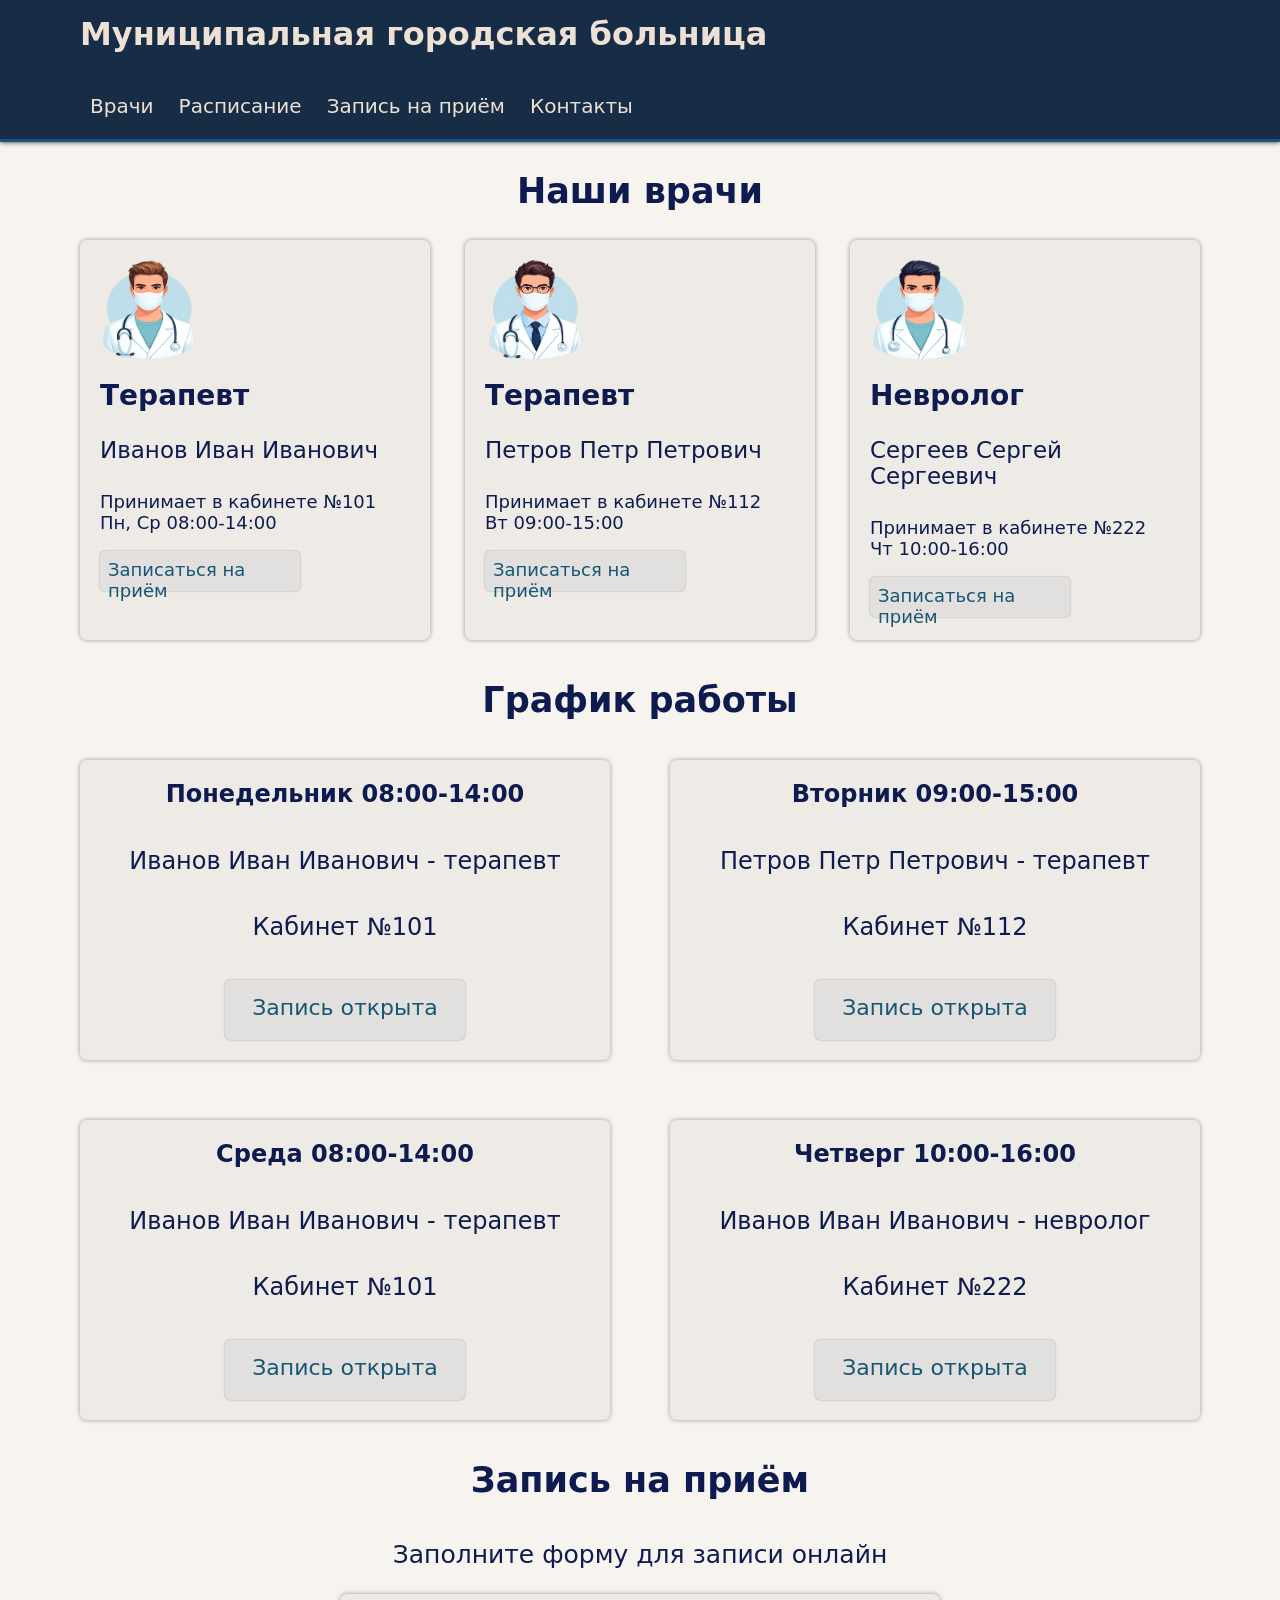
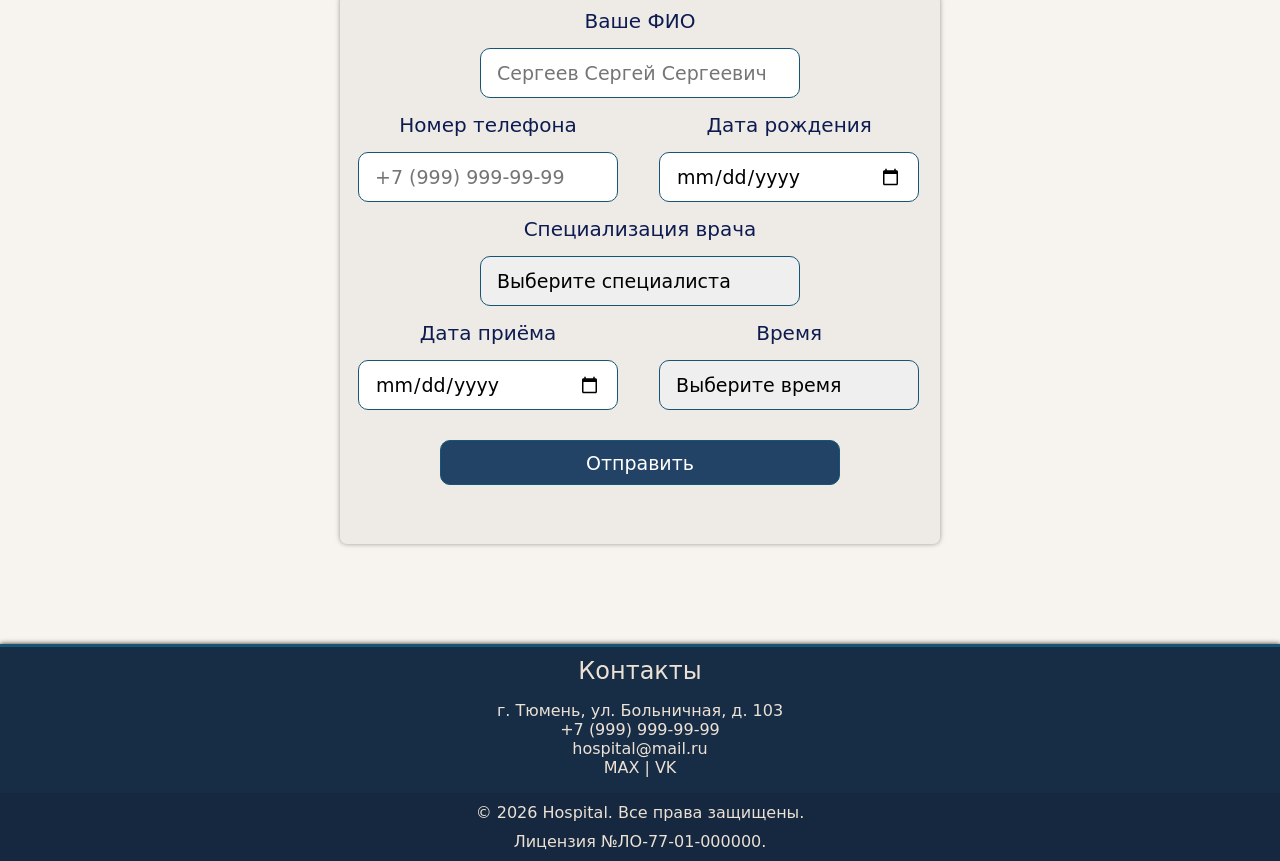
<file: index.html>
<!DOCTYPE html>
<html lang="ru">
<head>
    <meta charset="UTF-8">
    <title>Городская больница</title>
    <link rel="stylesheet" href="style.css">
</head>
<body>
    <header>
        <div class="container">
            <h1>Муниципальная городская больница</h1>
            <nav>
                <ul class="nav-list">
                    <li><a href="#doctors">Врачи</a></li>
                    <li><a href="#schedule">Расписание</a></li>
                    <li><a href="#appointment">Запись на приём</a></li>
                    <li><a href="#contacts">Контакты</a></li>
                </ul>
            </nav>
        </div>
    </header>
    <main>
        <div class="container">
            <h2 id="doctors">Наши врачи</h2>
            <section class="doctors-grid">
                <div class="doctor-card">
                    <img src="images/doctor1.png">
                    <h3>Терапевт</h3>
                    <h4>Иванов Иван Иванович</h4>
                    <p>Принимает в кабинете №101<br>Пн, Ср 08:00-14:00</p>
                    <div class="btn"><a href="#appointment">Записаться на приём</a></div>
                </div>
                <div class="doctor-card">
                    <img src="images/doctor3.png">
                    <h3>Терапевт</h3>
                    <h4>Петров Петр Петрович</h4>
                    <p>Принимает в кабинете №112<br>Вт 09:00-15:00</p>
                    <div class="btn"><a href="#appointment">Записаться на приём</a></div>
                </div>
                <div class="doctor-card">
                    <img src="images/doctor2.png">
                    <h3>Невролог</h3>
                    <h4>Сергеев Сергей Сергеевич</h4>
                    <p>Принимает в кабинете №222<br>Чт 10:00-16:00</p>
                    <div class="btn"><a href="#appointment">Записаться на приём</a></div>
                </div>
            </section>
            <h2 id="schedule">График работы</h2>
            <section class="schedule-grid">
                <div class="schedule-card">
                    <h3>Понедельник 08:00-14:00</h3>
                    <h3>Иванов Иван Иванович - терапевт</h3>
                    <h4>Кабинет №101</h4>
                    <div class="btn"><a href="#appointment">Запись открыта</a></div>
                </div>
                <div class="schedule-card">
                    <h3>Вторник 09:00-15:00</h3>
                    <h3>Петров Петр Петрович - терапевт</h3>
                    <h4>Кабинет №112</h4>
                    <div class="btn"><a href="#appointment">Запись открыта</a></div>
                </div>
                <div class="schedule-card">
                    <h3>Среда 08:00-14:00</h3>
                    <h3>Иванов Иван Иванович - терапевт</h3>
                    <h4>Кабинет №101</h4>
                    <div class="btn"><a href="#appointment">Запись открыта</a></div>
                </div>
                <div class="schedule-card">
                    <h3>Четверг 10:00-16:00</h3>
                    <h3>Иванов Иван Иванович - невролог</h3>
                    <h4>Кабинет №222</h4>
                    <div class="btn"><a href="#appointment">Запись открыта</a></div>
                </div>
            </section>
            <h2 id="appointment">Запись на приём</h2>
            <section class="appointment">
                <div class="form">
                    <h3>Заполните форму для записи онлайн</h3>
                    <form action="#" method="post">
                        <label>
                            <p>Ваше ФИО</p>
                            <input type="text" name="patientname" required placeholder="Сергеев Сергей Сергеевич" pattern="[А-Яа-яЁёa-zA-Z ]+">
                        </label>
                        <div class="form-row">
                            <label class="form-div">
                                <p>Номер телефона</p>
                                <input type="tel" name="phonenumber" required placeholder="+7 (999) 999-99-99" pattern="^\+7\d{10}$">
                            </label>
                            <label class="form-div">
                                <p>Дата рождения</p>
                                <input type="date" required>
                            </label>
                        </div>
                        <label>
                            <p>Специализация врача</p>
                            <select id="choose_specialization" required>
                                <option>Выберите специалиста</option>
                                <option>Терапевт Иванов И.И. (каб. 101)</option>
                                <option>Терапевт Петров П.П. (каб. 112)</option>
                                <option>Невролог Сергеев С.С. (каб. 222)</option>
                            </select>
                        </label>
                        <div class="form-row">
                            <label class="form-div">
                                <p>Дата приёма</p>
                                <input type="date" required>
                            </label>
                            <label class="form-div">
                                <p>Время</p>
                                <select required>
                                    <option>Выберите время</option>
                                    <option>08:00</option><option>08:20</option><option>08:40</option>
                                    <option>09:00</option><option>09:20</option><option>09:40</option>
                                    <option>10:00</option><option>10:20</option><option>10:40</option>
                                    <option>11:00</option><option>11:20</option><option>11:40</option>
                                    <option>12:00</option><option>12:20</option><option>12:40</option>
                                    <option>13:00</option><option>13:20</option><option>13:40</option>
                                    <option>14:00</option><option>14:20</option><option>14:40</option>
                                    <option>15:00</option><option>15:20</option><option>15:40</option>
                                    <option>16:00</option>
                                </select>
                            </label>
                        </div>
                        <button type="submit" class="btn-submit">Отправить</button>
                    </form>
                </div>
            </section>
        </div>
    </main>
    <footer>
        <div class="footerColumn">
            <h4 id="contacts">Контакты</h4>
            <ul>
                <li>г. Тюмень, ул. Больничная, д. 103</li>
                <li><a href="tel:+79999999999">+7 (999) 999-99-99</a></li>
                <li><a href="mailto:hospital@mail.ru">hospital@mail.ru</a></li>
                <li>
                    <a href="#">MAX</a> | 
                    <a href="#">VK</a>
                </li>
            </ul>
        </div>    
        <div class="footerBottom">
            <p>&copy; 2026 Hospital. Все права защищены.</p>
            <p>Лицензия №ЛО-77-01-000000.</p>
        </div>
    </footer>
</body>
</file>
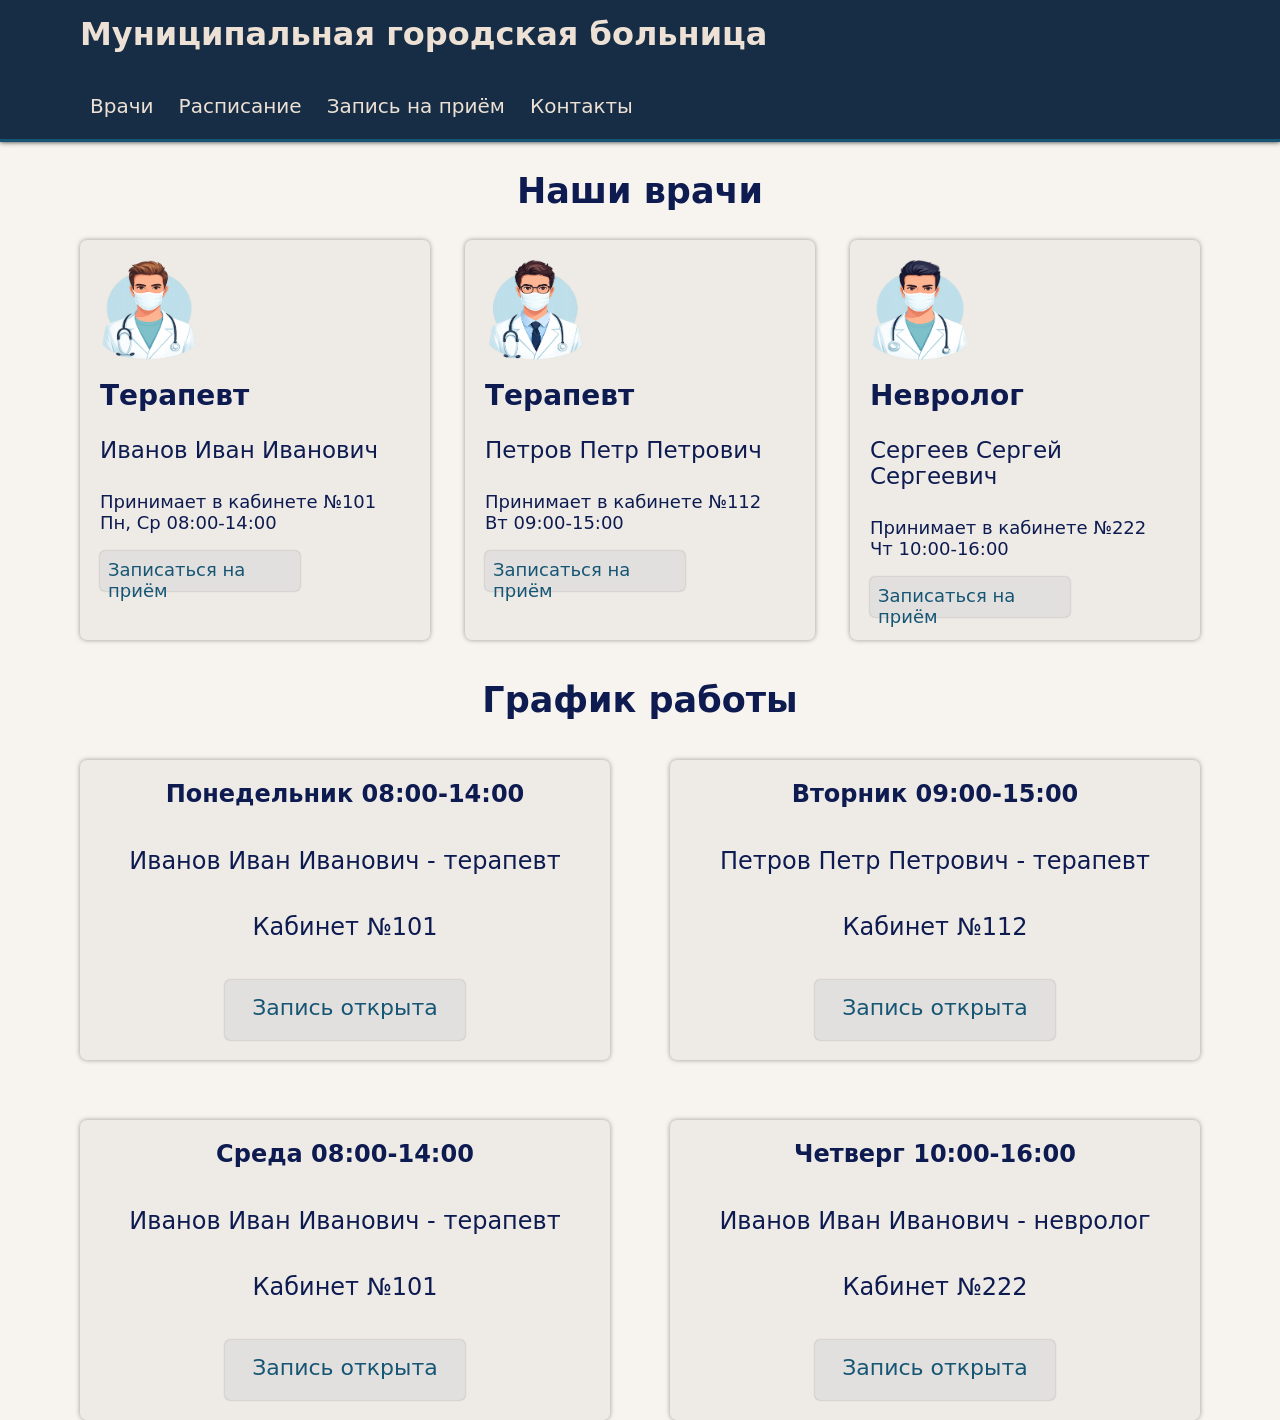
<file: index1.html>
<!DOCTYPE html>
<html lang="ru">
<head>
    <meta charset="UTF-8">
    <title>Городская больница - Часть 1</title>
    <link rel="stylesheet" href="style1.css">
</head>
<body>
    <header>
        <div class="container">
            <h1>Муниципальная городская больница</h1>
            <nav>
                <ul class="nav-list">
                    <li><a href="#doctors">Врачи</a></li>
                    <li><a href="#schedule">Расписание</a></li>
                    <li><a href="#appointment">Запись на приём</a></li>
                    <li><a href="#contacts">Контакты</a></li>
                </ul>
            </nav>
        </div>
    </header>
    <main>
        <div class="container">
            <h2 id="doctors">Наши врачи</h2>
            <section class="doctors-grid">
                <div class="doctor-card">
                    <img src="images/doctor1.png">
                    <h3>Терапевт</h3>
                    <h4>Иванов Иван Иванович</h4>
                    <p>Принимает в кабинете №101<br>Пн, Ср 08:00-14:00</p>
                    <div class="btn"><a href="#appointment">Записаться на приём</a></div>
                </div>
                <div class="doctor-card">
                    <img src="images/doctor3.png">
                    <h3>Терапевт</h3>
                    <h4>Петров Петр Петрович</h4>
                    <p>Принимает в кабинете №112<br>Вт 09:00-15:00</p>
                    <div class="btn"><a href="#appointment">Записаться на приём</a></div>
                </div>
                <div class="doctor-card">
                    <img src="images/doctor2.png">
                    <h3>Невролог</h3>
                    <h4>Сергеев Сергей Сергеевич</h4>
                    <p>Принимает в кабинете №222<br>Чт 10:00-16:00</p>
                    <div class="btn"><a href="#appointment">Записаться на приём</a></div>
                </div>
            </section>
            <h2 id="schedule">График работы</h2>
            <section class="schedule-grid">
                <div class="schedule-card">
                    <h3>Понедельник 08:00-14:00</h3>
                    <h3>Иванов Иван Иванович - терапевт</h3>
                    <h4>Кабинет №101</h4>
                    <div class="btn"><a href="#appointment">Запись открыта</a></div>
                </div>
                <div class="schedule-card">
                    <h3>Вторник 09:00-15:00</h3>
                    <h3>Петров Петр Петрович - терапевт</h3>
                    <h4>Кабинет №112</h4>
                    <div class="btn"><a href="#appointment">Запись открыта</a></div>
                </div>
                <div class="schedule-card">
                    <h3>Среда 08:00-14:00</h3>
                    <h3>Иванов Иван Иванович - терапевт</h3>
                    <h4>Кабинет №101</h4>
                    <div class="btn"><a href="#appointment">Запись открыта</a></div>
                </div>
                <div class="schedule-card">
                    <h3>Четверг 10:00-16:00</h3>
                    <h3>Иванов Иван Иванович - невролог</h3>
                    <h4>Кабинет №222</h4>
                    <div class="btn"><a href="#appointment">Запись открыта</a></div>
                </div>
            </section>
        </div>
    </main>
</body>
</file>
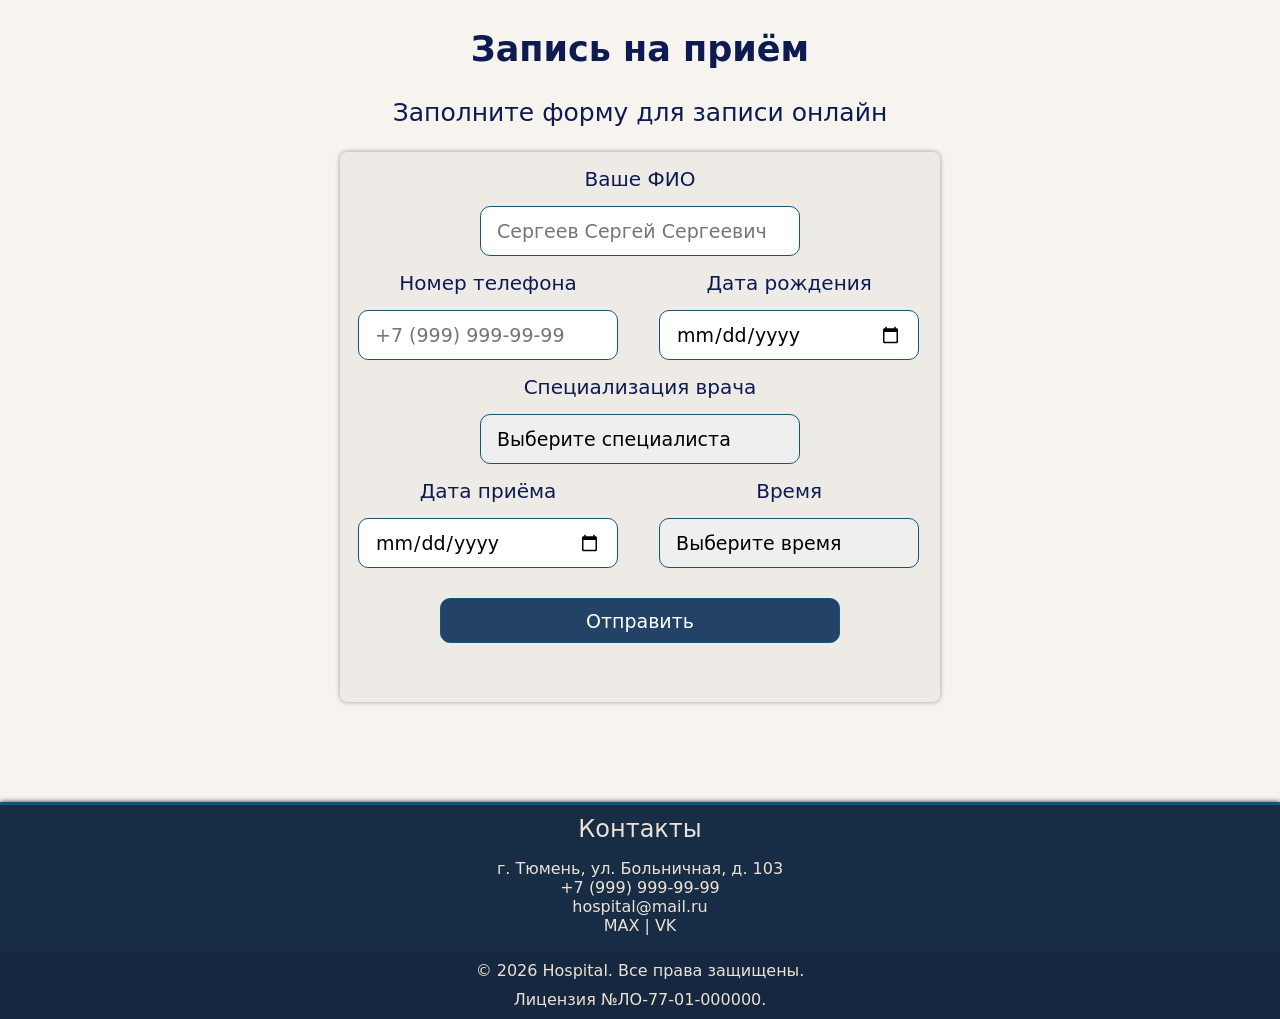
<file: index2.html>
<!DOCTYPE html>
<html lang="ru">
<head>
    <meta charset="UTF-8">
    <title>Городская больница - Часть 2</title>
    <link rel="stylesheet" href="style2.css">
</head>
<body>
    <main>
        <div class="container">
            <h2>Запись на приём</h2>
            <section class="appointment">
                <div class="form">
                    <h3>Заполните форму для записи онлайн</h3>
                    <form action="#" method="post">
                        <label>
                            <p>Ваше ФИО</p>
                            <input type="text" name="patientname" required placeholder="Сергеев Сергей Сергеевич" pattern="[А-Яа-яЁёa-zA-Z ]+">
                        </label>
                        <div class="form-row">
                            <label class="form-div">
                                <p>Номер телефона</p>
                                <input type="tel" name="phonenumber" required placeholder="+7 (999) 999-99-99" pattern="^\+7\d{10}$">
                            </label>
                            <label class="form-div">
                                <p>Дата рождения</p>
                                <input type="date" required>
                            </label>
                        </div>
                        <label>
                            <p>Специализация врача</p>
                            <select id="choose_specialization" required>
                                <option>Выберите специалиста</option>
                                <option>Терапевт Иванов И.И. (каб. 101)</option>
                                <option>Терапевт Петров П.П. (каб. 112)</option>
                                <option>Невролог Сергеев С.С. (каб. 222)</option>
                            </select>
                        </label>
                        <div class="form-row">
                            <label class="form-div">
                                <p>Дата приёма</p>
                                <input type="date" required>
                            </label>
                            <label class="form-div">
                                <p>Время</p>
                                <select required>
                                    <option>Выберите время</option>
                                    <option>08:00</option><option>08:20</option><option>08:40</option>
                                    <option>09:00</option><option>09:20</option><option>09:40</option>
                                    <option>10:00</option><option>10:20</option><option>10:40</option>
                                    <option>11:00</option><option>11:20</option><option>11:40</option>
                                    <option>12:00</option><option>12:20</option><option>12:40</option>
                                    <option>13:00</option><option>13:20</option><option>13:40</option>
                                    <option>14:00</option><option>14:20</option><option>14:40</option>
                                    <option>15:00</option><option>15:20</option><option>15:40</option>
                                    <option>16:00</option>
                                </select>
                            </label>
                        </div>
                        <button type="submit" class="btn-submit">Отправить</button>
                    </form>
                </div>
            </section>
        </div>
    </main>
    <footer>
        <div class="footerColumn">
            <h4>Контакты</h4>
            <ul>
                <li>г. Тюмень, ул. Больничная, д. 103</li>
                <li><a href="tel:+79999999999">+7 (999) 999-99-99</a></li>
                <li><a href="mailto:hospital@mail.ru">hospital@mail.ru</a></li>
                <li>
                    <a href="#">MAX</a> | 
                    <a href="#">VK</a>
                </li>
            </ul>
        </div>    
        <div class="footerBottom">
            <p>&copy; 2026 Hospital. Все права защищены.</p>
            <p>Лицензия №ЛО-77-01-000000.</p>
        </div>
    </footer>
</body>
</html>
</file>
<file: style.css>
body{
    margin: 0;
    font-family: system-ui, -apple-system, BlinkMacSystemFont, 'Segoe UI', Roboto, Oxygen, Ubuntu, Cantarell, 'Open Sans', 'Helvetica Neue', sans-serif;
    background-color: #f7f3ee;
    color: #0d1b50;
}
.container{
    width: 1120px;
    margin: 0 auto
}
html{
    scroll-behavior: smooth;
}
a{
    text-decoration: none;
    color: black;
}
header{
    background: #172d46;
    color: #ece1d4;
    display: flex;
    flex-direction: row;
    border-bottom: 3px solid #165674;
    box-shadow: 0 0 5px #020305d5;
    box-sizing: border-box;
}
header h1{
    margin: 0;
    display: inline-block;
    padding: 15px 29px 25px 0;
}
.nav-list, nav{
    display: inline-block;
    padding: 0;
}
header ul li{
    list-style-type: none;
    display: inline-block;
    border-radius: 5px;
    padding-bottom: 5px;

    &:hover{
        background-color: #1e3957;
    }
}
header ul li a{
    color: #ece1d4;
    font-size: 20px;
    padding: 0 10px;
}
h2{
    text-align: center;
    font-size: 35px;
}
.doctors-grid{
    display: grid;
    grid-template-columns: 1fr 1fr 1fr;
    gap: 35px;
    height: 400px;
}
.doctor-card,
.schedule-card{
    background-color: #eeebe7;
    padding: 20px;
    box-sizing: border-box;
    border-radius: 7px;
    box-shadow: 0 0 5px #0203055e;
    transition: 0.1s ease;

    &:hover{
        box-shadow: 0 0 5px #02030586;
    }
}
.doctor-card{
    width: 350px;
}
.doctor-card h3,
.doctor-card h4{
    font-size: 28px;
    margin: 0;
    padding: 15px 0;
}
.doctor-card h4{
    font-size: 23px;
    padding: 10px 0;
    font-weight: 500;
}
.doctor-card p{
    font-size: 18px;
}
.btn{
    background-color: #e2e0de;
    border-radius: 5px;
    box-shadow: 0 0 2px #0203055e;
    height: 40px;
    width: 200px;
    display: flex;
    justify-content: center;

    &:hover{
        box-shadow: 0 0 4px #02030586;
    }
}
.btn a{
    padding: 8px;
    display: inline-block;
    color: #165674;
    font-size: 18px;

    &:hover{
        color: #0a3549;
    }
}
.doctor-card img{
    height: 100px;
    width: 100px;
}
#schedule,
#appointment{
    margin: 40px 0;
}
.schedule-grid{
    display: grid;
    grid-template-columns: repeat(2, 1fr);
    gap: 60px;
}
.schedule-card{
    display: flex;
    flex-direction: column;
    justify-content: space-between;
    text-align: center;
    height: 300px
}
.schedule-card h3,
.schedule-card h4{
    font-size: 24px;
    margin: 0;
}
.schedule-card h3:last-of-type{
    font-weight: 500;
}
.schedule-card h4{
    font-size: 20;
    font-weight: 500;
}
.schedule-card .btn{
    margin: 0 auto;
    height: 60px;
    width: 240px;
}
.schedule-card .btn a{
    font-size: 22px;
    padding-top: 15px;
}
footer{
    background: #172d46;
    color: #ece1d4;
    display: flex;
    flex-direction: column;
    border-top: 3px solid #165674;
    box-shadow: 0 0 5px #020305d5;
    box-sizing: border-box;
    margin-top: auto;
    text-align: center;
    margin-top: 100px;
}
footer ul li{
    list-style-type: none;
}
footer li a{
    color: #ece1d4;
}
footer ul{
    padding: 0;
}
footer h4{
    font-size: 24px;
    margin: 0;
    margin-top: 10px;
    font-weight: 500;
}
.footerBottom p{
    margin: 10px 0;
}
.footerBottom{
    background: #15283f;
}
.form{
    margin: 0 auto;
}
form{
    width: 600px;
    height: 550px;
    margin: 0 auto;
    display: flex;
    flex-direction: column;
    background-color: #eeebe7;
    box-sizing: border-box;
    border-radius: 7px;
    box-shadow: 0 0 5px #0203055e;
    transition: 0.1s ease;

}
.form-div{
    display: inline-block;
    width: 290px;
    margin: 0 3px;
}
form p{
    font-size: 20px;
    text-align: center;
    margin: 15px 0;
}
input,
select{
    display: block;
    width: 320px;
    height: 50px;
    margin: 0 auto;
    font-family: system-ui, -apple-system, BlinkMacSystemFont, 'Segoe UI', Roboto, Oxygen, Ubuntu, Cantarell, 'Open Sans', 'Helvetica Neue', sans-serif;
    padding: 12px 16px;
    box-sizing: border-box;
    border-radius: 10px;
    border: 1px solid #165674; 
    font-size: 19px;
    font-weight: 300;
    transition: 0.1s ease;

    &:hover{
        box-shadow: 0 0 4px #02030586;
    }
}
select{
    padding: 0;
    padding-left: 16px;
    appearance: none;
}
.form-div input,
.form-div select{
    width: 260px;
}
.form h3{
    font-size: 25px;
    font-weight: 500;
    text-align: center;
}
.btn-submit{
    width: 400px;
    height: 45px;
    margin: 30px auto;
    border-radius: 10px;
    border: 1px solid #165674;
    background-color:#224266;
    font-family: system-ui, -apple-system, BlinkMacSystemFont, 'Segoe UI', Roboto, Oxygen, Ubuntu, Cantarell, 'Open Sans', 'Helvetica Neue', sans-serif;
    font-size: 19px;
    font-weight: 500;
    color: white;
    transition: 0.2s ease;

    &:hover{
        opacity: 0.9;
        box-shadow: 0 0 4px #02030586;
    }
}
</file>
<file: style1.css>
body{
    margin: 0;
    font-family: system-ui, -apple-system, BlinkMacSystemFont, 'Segoe UI', Roboto, Oxygen, Ubuntu, Cantarell, 'Open Sans', 'Helvetica Neue', sans-serif;
    background-color: #f7f3ee;
    color: #0d1b50;
}
.container{
    width: 1120px;
    margin: 0 auto
}
html{
    scroll-behavior: smooth;
}
a{
    text-decoration: none;
    color: black;
}
header{
    background: #172d46;
    color: #ece1d4;
    display: flex;
    flex-direction: row;
    border-bottom: 3px solid #165674;
    box-shadow: 0 0 5px #020305d5;
    box-sizing: border-box;
}
header h1{
    margin: 0;
    display: inline-block;
    padding: 15px 29px 25px 0;
}
.nav-list, nav{
    display: inline-block;
    padding: 0;
}
header ul li{
    list-style-type: none;
    display: inline-block;
    border-radius: 5px;
    padding-bottom: 5px;

    &:hover{
        background-color: #1e3957;
    }
}
header ul li a{
    color: #ece1d4;
    font-size: 20px;
    padding: 0 10px;
}
h2{
    text-align: center;
    font-size: 35px;
}
.doctors-grid{
    display: grid;
    grid-template-columns: 1fr 1fr 1fr;
    gap: 35px;
    height: 400px;
}
.doctor-card,
.schedule-card{
    background-color: #eeebe7;
    padding: 20px;
    box-sizing: border-box;
    border-radius: 7px;
    box-shadow: 0 0 5px #0203055e;
    transition: 0.1s ease;

    &:hover{
        box-shadow: 0 0 5px #02030586;
    }
}
.doctor-card{
    width: 350px;
}
.doctor-card h3,
.doctor-card h4{
    font-size: 28px;
    margin: 0;
    padding: 15px 0;
}
.doctor-card h4{
    font-size: 23px;
    padding: 10px 0;
    font-weight: 500;
}
.doctor-card p{
    font-size: 18px;
}
.btn{
    background-color: #e2e0de;
    border-radius: 5px;
    box-shadow: 0 0 2px #0203055e;
    height: 40px;
    width: 200px;
    display: flex;
    justify-content: center;

    &:hover{
        box-shadow: 0 0 4px #02030586;
    }
}
.btn a{
    padding: 8px;
    display: inline-block;
    color: #165674;
    font-size: 18px;

    &:hover{
        color: #0a3549;
    }
}
.doctor-card img{
    height: 100px;
    width: 100px;
}
#schedule{
    margin: 40px 0;
}
.schedule-grid{
    display: grid;
    grid-template-columns: repeat(2, 1fr);
    gap: 60px;
}
.schedule-card{
    display: flex;
    flex-direction: column;
    justify-content: space-between;
    text-align: center;
    height: 300px
}
.schedule-card h3,
.schedule-card h4{
    font-size: 24px;
    margin: 0;
}
.schedule-card h3:last-of-type{
    font-weight: 500;
}
.schedule-card h4{
    font-size: 20;
    font-weight: 500;
}
.schedule-card .btn{
    margin: 0 auto;
    height: 60px;
    width: 240px;
}
.schedule-card .btn a{
    font-size: 22px;
    padding-top: 15px;
}
</file>
<file: style2.css>
body{
    margin: 0;
    font-family: system-ui, -apple-system, BlinkMacSystemFont, 'Segoe UI', Roboto, Oxygen, Ubuntu, Cantarell, 'Open Sans', 'Helvetica Neue', sans-serif;
    background-color: #f7f3ee;
    color: #0d1b50;
}
.container{
    width: 1120px;
    margin: 0 auto
}
html{
    scroll-behavior: smooth;
}
h2{
    text-align: center;
    font-size: 35px;
}
a{
    text-decoration: none;
}
footer{
    background: #172d46;
    color: #ece1d4;
    display: flex;
    flex-direction: column;
    border-top: 3px solid #165674;
    box-shadow: 0 0 5px #020305d5;
    box-sizing: border-box;
    margin-top: auto;
    text-align: center;
    margin-top: 100px;
}
footer ul li{
    list-style-type: none;
}
footer li a{
    color: #ece1d4;
}
footer ul{
    padding: 0;
}
footer h4{
    font-size: 24px;
    margin: 0;
    margin-top: 10px;
    font-weight: 500;
}
.footerBottom p{
    margin: 10px 0;
}
.footerBottom{
    background: #15283f;
}
.form{
    margin: 0 auto;
}
form{
    width: 600px;
    height: 550px;
    margin: 0 auto;
    display: flex;
    flex-direction: column;
    background-color: #eeebe7;
    box-sizing: border-box;
    border-radius: 7px;
    box-shadow: 0 0 5px #0203055e;
    transition: 0.1s ease;


}
.form-div{
    display: inline-block;
    width: 290px;
    margin: 0 3px;
}
form p{
    font-size: 20px;
    text-align: center;
    margin: 15px 0;
}
input,
select{
    display: block;
    width: 320px;
    height: 50px;
    margin: 0 auto;
    font-family: system-ui, -apple-system, BlinkMacSystemFont, 'Segoe UI', Roboto, Oxygen, Ubuntu, Cantarell, 'Open Sans', 'Helvetica Neue', sans-serif;
    padding: 12px 16px;
    box-sizing: border-box;
    border-radius: 10px;
    border: 1px solid #165674; 
    font-size: 19px;
    font-weight: 300;
    transition: 0.1s ease;

    &:hover{
        box-shadow: 0 0 4px #02030586;
    }
}
select{
    padding: 0;
    padding-left: 16px;
    appearance: none;
}
.form-div input,
.form-div select{
    width: 260px;
}
.form h3{
    font-size: 25px;
    font-weight: 500;
    text-align: center;
}
.btn-submit{
    width: 400px;
    height: 45px;
    margin: 30px auto;
    border-radius: 10px;
    border: 1px solid #165674;
    background-color:#224266;
    font-family: system-ui, -apple-system, BlinkMacSystemFont, 'Segoe UI', Roboto, Oxygen, Ubuntu, Cantarell, 'Open Sans', 'Helvetica Neue', sans-serif;
    font-size: 19px;
    font-weight: 500;
    color: white;
    transition: 0.2s ease;

    &:hover{
        opacity: 0.9;
        box-shadow: 0 0 4px #02030586;
    }
}
</file>
